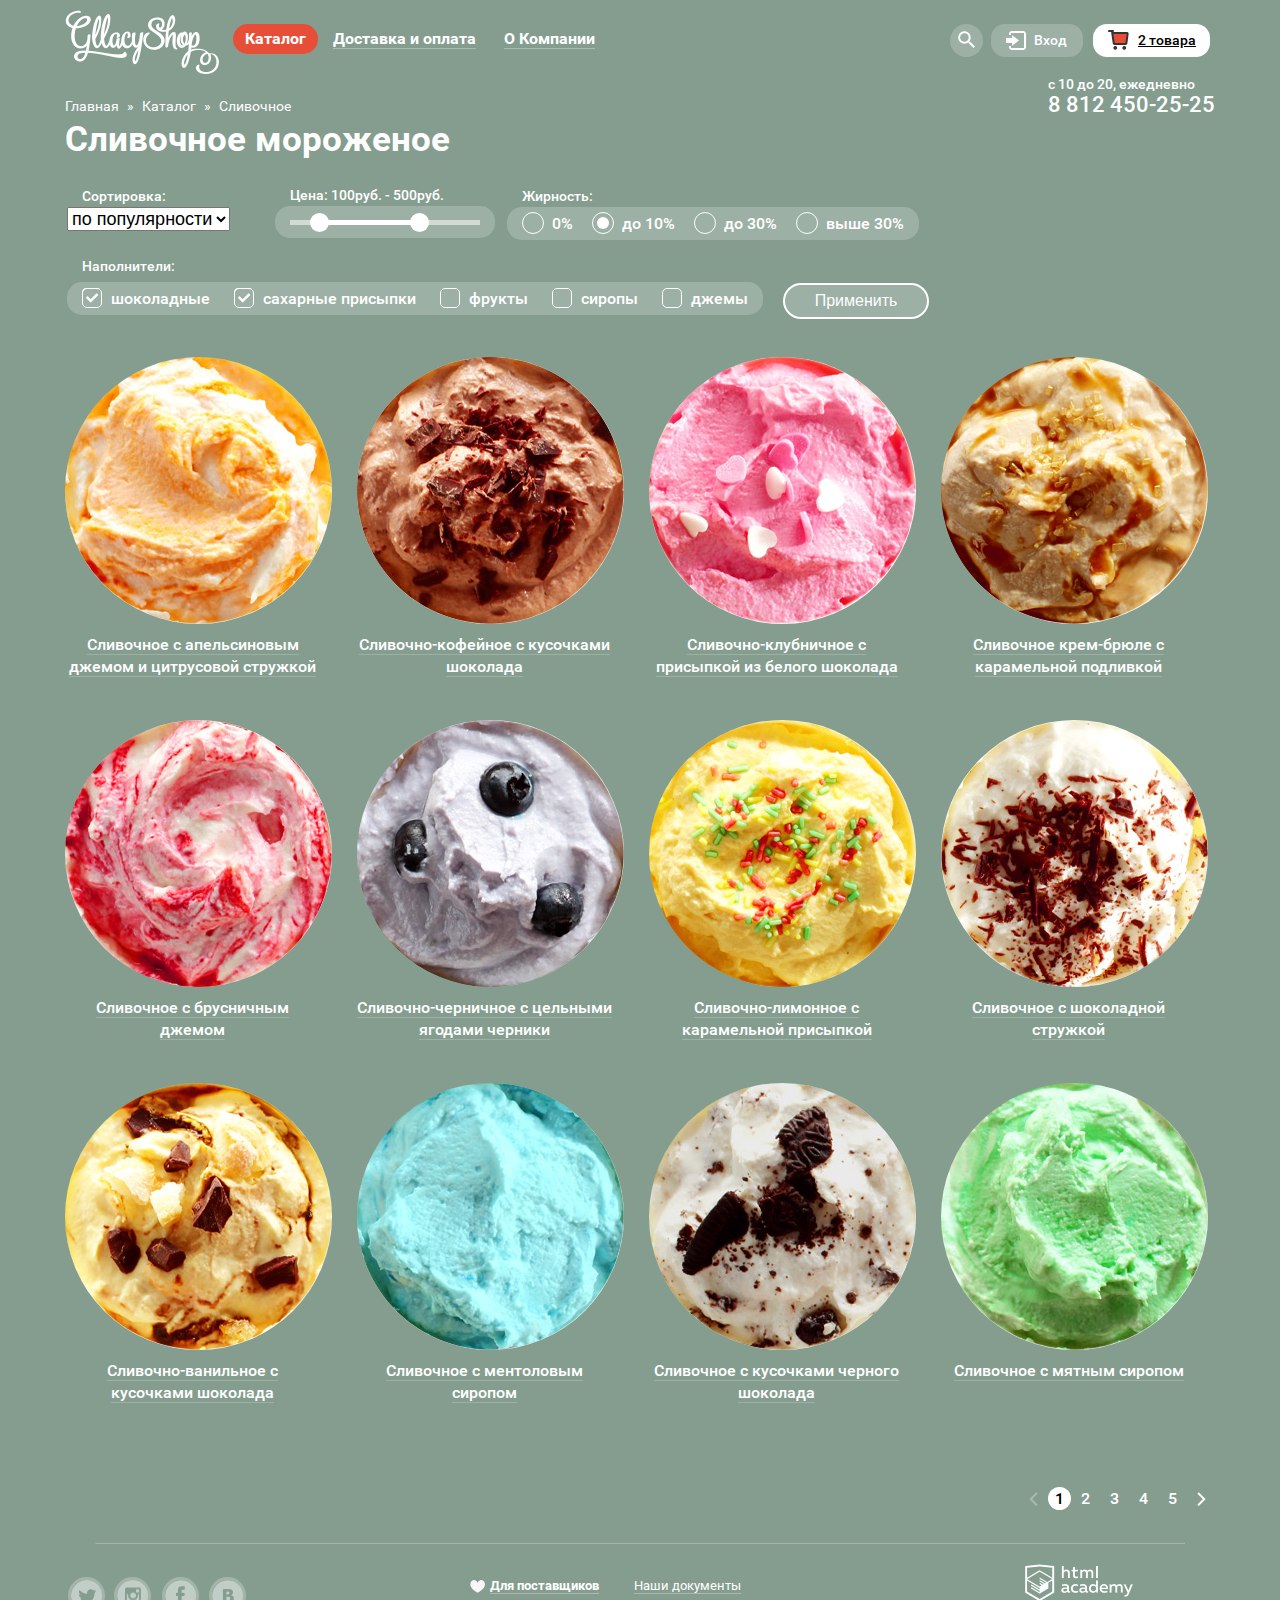
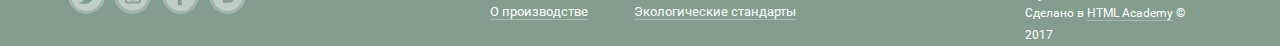
<file: catalog.html>
<!DOCTYPE html>
<html lang="ru">

<head>
  <meta charset="utf-8">
  <title> Сливочное мороженое </title>
  <link href="css/normalize.css" rel="stylesheet">
  <link href="css/style.css" rel="stylesheet">
</head>

<body>
  <header class="catalog-header">

    <div class="main-header-layout container">

      <div class="index-logo">
        <a href="index.html">
          <img src="img/index_logo_menu.png" width="154" height="64" alt="глэйси">
        </a>
      </div>

      <nav class="main-navigation ctlg-mn-nav">
        <ul>
          <li class="active-header ctlg-btn">
            <a class="active">Каталог</a>
            <div class="index-list-wrapper"> 
              <ul class="index-list">
                <li class="title-li">
                  <a class="title-list">Новинки</a>
                </li>


                <li>
                  <a class="current">Сливочное</a>
                </li>

                <li>
                  <a href="#">Щербеты</a>
                </li>

                <li>
                  <a href="#">Фруктовый лед</a>
                </li>

                <li>
                  <a href="#">Мелорин</a>
                </li>


              </ul>
            </div>            
          </li>
          <li>
            <a class="link-main-nav" href="#">Доставка и оплата</a>
          </li>
          <li>
            <a class="link-main-nav" href="#">О Компании</a>
          </li>
        </ul>
      </nav>

      <div class="user-block">
       <div class="hover-search">
          <a class="btn-search" href="#">Поиск</a>
          <div class="searchform-wrapper">
            <div class="searchform">
              <form>
                <input type="search" name="search" placeholder="Что Ищем?">
              </form>
            </div>
          </div>
       </div>
       <div class="hover-login">
            <a class="btn-login" href="#">Вход</a>
            <div class="login-wrapper">

              <form class="login-form">
                <input class="emaillogin" type="email" name="email" placeholder="Электронная почта">
                <input class="password" type="password" name="password" placeholder="Пароль">
                <input class="submitlogin" type="submit" name="submit" value="Войти">

                <div class="linkslogin">
                  <a class="linklogin" href="#">Забыли пароль?</a>
                  <a class="linklogin" href="#">Новая регистрация</a>
                </div>

              </form>
            </div>

      </div>
      <div class="hover-basket">  
        <a class="btn-basket-full" href="#">2 товара</a>
          <div class="basket-full-wrapper">
            <div class="basketform-block">

              <div class="items-form">
                <div class="row-1">
                  <button class="btn-remove btn-1" type="button" title="Убрать">Убрать</button>
                  <img class="img-bsktform" src="img/catalog_item1.jpg" width="30" height="30" alt="Ваш выбор">
                  <span class="name-item name-item-1">Пломбир с апельсиновым джемом</span>
                  <span class="wt">1,5 кг x</span>
                  <span class="price-forwt">200 руб.</span>
                  <span class="price-foritem">300 руб.</span>
                </div>
                <div class="row-2">
                  <button class="btn-remove btn-2" type="button" title="Убрать">Убрать</button>
                  <img class="img-bsktform" src="img/catalog_item3.jpg" width="30" height="30" alt="Ваш выбор">

                  <span class="name-item name-item-2">Клубничный пломбир с присыпкой из белого шоколада</span>
                  <span class="wt">1,5 кг x</span>
                  <span class="price-forwt">300 руб.</span>
                  <span class="price-foritem">450 руб.</span>
                </div>
              </div>


              <div class="intotal">
                <span class="intotal-price">Итого: 750 руб.</span>
                <input class="btn-formbasket" type="submit" name="submit" value="Оформить заказ">
              </div>

            </div>
          </div>
        </div>
        <div class="shedule">
          <p>с 10 до 20, ежедневно</p>
          <span>8 812 450-25-25</span>
        </div>
      </div>
      <nav class="catalog-breadcrumbs">
          <ul>
            <li>
              <a href="#">Главная</a>
            </li>
            <li>
              »
            </li>
            <li>
              <a href="#">Каталог</a>
            </li>
            <li>
              »
            </li>
            <li>
              <a href="#">Сливочное</a>
            </li>
          </ul>
      </nav>              

      

    </div>

  </header>




  <main>

    <div class="clearfix container">


      <section class="filters-block">
               
        
             

        <h1 class="title-catalog">Сливочное мороженое</h1>
        <form class="filter-forms">

          <fieldset class="field-sort">
            <div class="sorting-form">
              <label class="name-filter" for="sorting">Сортировка:</label>
              <select class="sorting" name="sorting" id="sorting">
                  <option class="values-form" value="popularity">по популярности</option>
                  <option class="values-form" value="rating">по рейтингу</option>
                </select>
            </div>
          </fieldset>

          <fieldset class="field-price">
            <div class="price-form">
              <div class="name-filter">Цена: 100руб. - 500руб.</div>
              <div class="background-price">
                  <div class="scale"><div class="bar" style="margin-left: 30px;width: 95px;">
                    
                  </div></div>
                  <div class="toggle min-toggle"></div>
                  <div class="toggle max-toggle"></div>
              </div>

            </div>
          </fieldset>

          <fieldset class="field-fatness">
            <div class="fatness-form">
              <label class="name-filter" for="fat1">Жирность:</label>
              <div class="background-fatness">
                <input class="fat" type="radio" id="fat1" name="fatness" value="0">
                <label class="values-form" for="fat1"> 0% </label>
                <input class="fat" type="radio" id="fat2" name="fatness" value="10" checked>
                <label class="values-form" for="fat2">до 10%</label>
                <input class="fat" type="radio" id="fat3" name="fatness" value="30">
                <label class="values-form" for="fat3"> до 30%</label>
                <input class="fat" type="radio" id="fat4" name="fatness" value="over30">
                <label class="values-form" for="fat4"> выше 30%</label>
              </div>
            </div>
          </fieldset>

          <fieldset class="field-fillers">
            <div class="fillers-form">

              <label class="name-filter name-fillers" for="fill1"> Наполнители:</label>
              <div class="background-fillers">
                <input class="val" type="checkbox" id="fill1" checked>
                <label class="values-form" for="fill1"> шоколадные</label>
                <input class="val" type="checkbox" id="fill2" checked>
                <label class="values-form" for="fill2"> Сахарные присыпки</label>
                <input class="val" type="checkbox" id="fill3">
                <label class="values-form" for="fill3"> Фрукты</label>
                <input class="val" type="checkbox" id="fill4">
                <label class="values-form" for="fill4"> Сиропы</label>
                <input class="val" type="checkbox" id="fill5">
                <label class="values-form" for="fill5"> Джемы</label>
              </div>
            </div>
          </fieldset>

          <input class="btn-apply" type="submit" value="Применить">

        </form>

      </section>





      <ul class="items-catalog">

        <li class="item-catalog index-item">

            <div class="img-item-catalog img-item">

              <a href="#">
                <img class="photo-img" src="img/catalog_item1.jpg" width="267" height="267" alt="image-item">
              </a>

              <span>310₽/кг</span>
            </div>
            


            <div class="item-description item-description-catalog">
              <a href="#"> Сливочное с апельсиновым джемом и цитрусовой стружкой </a>
            </div>
            <a class="btn-fast-view" href="">Быстрый просмотр</a>



        </li>









        <li class="item-catalog index-item">
          <div class="img-item-catalog img-item">
            <a href="#">
              <img class="photo-img" src="img/catalog_item2.jpg" width="267" height="267" alt="image-item">
            </a>
            <span>380₽/кг</span>
          </div>





          <div class="item-description item-description-catalog">
            <a href="#"> Сливочно-кофейное с кусочками шоколада </a>
          </div>
          <a class="btn-fast-view" href="">Быстрый просмотр</a>

        </li>

        <li class="item-catalog index-item">
          <div class="img-item-catalog img-item">
            <a href="#">
              <img class="photo-img" src="img/catalog_item3.jpg" width="267" height="267" alt="image-item">
            </a>
            <span>355₽/кг</span>


          </div>

          


          <div class="item-description item-description-catalog">
            <a href="#"> Сливочно-клубничное с присыпкой из белого шоколада </a>
          </div>
          <a class="btn-fast-view" href="">Быстрый просмотр</a>

        </li>

        <li class="item-catalog index-item">
          <div class="img-item-catalog img-item">
            <a href="#">
              <img class="photo-img" src="img/catalog_item4.jpg" width="267" height="267" alt="image-item">
            </a>
            <span>415₽/кг</span>


          </div>

         

          <div class="item-description item-description-catalog">
            <a href="#"> Сливочное крем-брюле с карамельной подливкой </a>
          </div>
          <a class="btn-fast-view" href="">Быстрый просмотр</a>

        </li>

        <li class="item-catalog index-item">
          <div class="img-item-catalog img-item">
            <a href="#">
              <img class="photo-img" src="img/catalog_item5.jpg" width="267" height="267" alt="image-item">
            </a>
            <span>325₽/кг</span>

          </div>
        

          <div class="price-item">

          </div>
          <div class="item-description item-description-catalog">
            <a href="#"> Сливочное с брусничным джемом </a>
          </div>
          <a class="btn-fast-view" href="">Быстрый просмотр</a>

        </li>

        <li class="item-catalog index-item">
          <div class="img-item-catalog img-item">
            <a href="#">
              <img class="photo-img" src="img/catalog_item6.jpg" width="267" height="267" alt="image-item">
            </a>
            <span>410₽/кг</span>
          </div>
          


          <div class="item-description item-description-catalog">
            <a href="#"> Сливочно-черничное с цельными ягодами черники  </a>
          </div>
          <a class="btn-fast-view" href="">Быстрый просмотр</a>

        </li>

        <li class="item-catalog index-item">
          <div class="img-item-catalog img-item">
            <a href="#">
              <img class="photo-img" src="img/catalog_item7.jpg" width="267" height="267" alt="image-item">
            </a>
            <span>375₽/кг</span>

          </div>

        

          <div class="item-description item-description-catalog">
            <a href="#"> Сливочно-лимонное с карамельной присыпкой  </a>
          </div>
          <a class="btn-fast-view" href="">Быстрый просмотр</a>

        </li>

        <li class="item-catalog index-item">
          <div class="img-item-catalog img-item">
            <a href="#">
              <img class="photo-img" src="img/catalog_item8.jpg" width="267" height="267" alt="image-item">
            </a>
            <span>320₽/кг</span>

          </div>

          


          <div class="item-description item-description-catalog">
            <a href="#"> Сливочное с шоколадной стружкой </a>
          </div>
          <a class="btn-fast-view" href="">Быстрый просмотр</a>

        </li>

        <li class="item-catalog index-item">
          <div class="img-item-catalog img-item">
            <a href="#">
              <img class="photo-img" src="img/catalog_item9.jpg" width="267" height="267" alt="image-item">
            </a>
            <span>440₽/кг</span>

          </div>

         


          <div class="item-description item-description-catalog">
            <a href="#"> Сливочно-ванильное с кусочками шоколада </a>
          </div>
          <a class="btn-fast-view" href="">Быстрый просмотр</a>

        </li>

        <li class="item-catalog index-item">
          <div class="img-item-catalog img-item">
            <a href="#">
              <img class="photo-img" src="img/catalog_item10.jpg" width="267" height="267" alt="image-item">
            </a>
            <span>435₽/кг</span>

          </div>

          



          <div class="item-description item-description-catalog">
            <a href="#"> Сливочноe с ментоловым сиропом </a>
          </div>
          <a class="btn-fast-view" href="">Быстрый просмотр</a>

        </li>

        <li class="item-catalog index-item">
          <div class="img-item-catalog img-item">
            <a href="#">
              <img class="photo-img" src="img/catalog_item11.jpg" width="267" height="267" alt="image-item">
            </a>
            <span>355₽/кг</span>

          </div>

          


          <div class="item-description item-description-catalog">
            <a href="#"> Сливочное с кусочками черного шоколада </a>
          </div>
          <a class="btn-fast-view" href="">Быстрый просмотр</a>

        </li>

        <li class="item-catalog index-item">
          <div class="img-item-catalog img-item">
            <a href="#">
              <img class="photo-img" src="img/catalog_item12.jpg" width="267" height="267" alt="image-item">
            </a>
            <span>420₽/кг</span>

          </div>

         


          <div class="item-description item-description-catalog">
            <a href="#"> Сливочное с мятным сиропом </a>
          </div>
          <a class="btn-fast-view" href="">Быстрый просмотр</a>

        </li>
        

        


      </ul>
      
      <ul class="paginator">
        <li>
          <div class="previous"><a>влево</a></div>
        </li>
        <li class="active">
          1
        </li>
        <li class="pagebtn">
          <a href="#">2</a>
        </li>
        <li class="pagebtn">
          <a href="#">3</a>
        </li>
        <li class="pagebtn">
          <a href="#">4</a>
        </li>
        <li class="pagebtn">
          <a href="#">5</a>
        </li>
        <li>
          <div class="next"><a href="#">вправо</a></div>
        </li>
      </ul>
             




    </div>

  </main>
  <hr class="dividing-line">
  <footer>
      
      <div class="content-wrapper">
        <div class="container footer-layout">

          <section class="footer-social">
            <ul>
              <li>
                <a class="social-btn twt-btn" href="#">Twitter</a>
              </li>
              <li>
                <a class="social-btn inst-btn" href="#">Instagramm</a>
              </li>
              <li>
                <a class="social-btn fb-btn" href="#">Facebook</a>
              </li>
              <li>
                <a class="social-btn vk-btn" href="#">VK</a>
              </li>
            </ul>
          </section>

          <section class="footer-menu">
            <ul>
              <li>
                <a href="https://vk.com/c00re"><strong>Для поставщиков</strong></a>
              </li>
              <li>
                <a href="#">Наши документы</a>

              </li>
              <li>
                <a href="#">О производстве</a>
              </li>
              <li>
                <a href="#">Экологические стандарты</a>
              </li>
            </ul>
          </section>

          <section class="footer-copyright">
              <img class="img-copyright" src="img/logo_footer.png" width="108" height="38" alt="copyright">
              <span>
                Сделано в <a class="academylink" href="#">HTML Academy</a> © 2017
              </span>
          </section>
        </div>
      </div>
    </footer>

</body>

</html>
</file>
<file: css/style.css>
@font-face {
  font-family: 'Roboto';
  src: local("Roboto-Regular"),
  url('../fonts/Roboto-Regular.ttf') format('truetype');
  font-style: normal;
  font-weight: 400;
}
  
@font-face {
  font-family: 'Roboto';
  src: local("Roboto-Italic"),
  url('../fonts/Roboto-Italic.ttf') format('truetype');
  font-style: italic;
  font-weight: 400;
}
@font-face {
  font-family: 'Roboto';
  src: local("Roboto-Bold"),
  url('../fonts/Roboto-Bold.ttf') format('truetype');
  font-style: normal;
  font-weight: 700;
}
@font-face {
  font-family: 'Roboto';
  src: local("Roboto-BoldItalic"),
  url('../fonts/Roboto-BoldItalic.ttf') format('truetype');
  font-style: italic;
  font-weight: 700;
}
@font-face {
  font-family: 'Roboto';
  src: local("Roboto-Black"),
  url('../fonts/Roboto-Black.ttf') format('truetype');
  font-style: normal;
  font-weight: 900;
}
@font-face {
  font-family: 'Roboto';
  src: local("Roboto-BlackItalic"),
  url('../fonts/Roboto-BlackItalic.ttf') format('truetype');
  font-style: italic;
  font-weight: 900;
}
@font-face {
  font-family: 'Roboto';
  src: local("Roboto-Light"),
  url('../fonts/'Roboto-Light.ttf) format('truetype');
  font-style: normal;
  font-weight: 300;   
}
@font-face {
  font-family: 'Roboto';
  src: local("Roboto-LightItalic"), 
  url('../fonts/Roboto-LightItalic.ttf') format('truetype');
  font-style: italic;
  font-weight: 300;
}
@font-face {
  font-family: 'Roboto';
  src: local("Roboto-Medium"),
  url('../fonts/Roboto-Medium.ttf') format('truetype');
  font-style: normal;
  font-weight: 500;
}
@font-face {
  font-family: 'Roboto';
  src: local("Roboto-MediumItalic"),
  url('../fonts/Roboto-MediumItalic.ttf') format('truetype');
  font-style: italic;
  font-weight: 500;
}


body {
 font-family: 'Roboto', sans-serif;
 background-color: #849d8f;
 font-size: 18px;
 font-weight: 700;
 line-height: 22px;
 color: #fff;
 padding: 0;
 margin: 0;
}
a {
  color: #fff;
}

/* ============================================FONTS=========================*/
/** {
  outline: 2px dotted #f0f;
}*/

.main-navigation {
  font-size: 16px;
} 
.user-block,
.name-filter {
  font-size: 14px;
  font-weight: 500;
  
}
.shedule {
  font-size: 0;
}
.shedule p {
  font-size: 14px;
}
.shedule span {
  font-size: 22px;
  
}




.title-promo,
.title-catalog {
  font-size: 35px;
}
.item-description,
.values-form,
.btn-apply,
.paginator {
  font-size: 16px; 
  font-weight: 500;
}


.price-text {
  font-size: 45px;
}
.kg {
  font-size: 30px;
}
.title-features {
  font-size: 24px;
  line-height: 30px;
  font-weight: 500;
  color: #323232;
}
.post-feature {
  font-weight: 400;
  line-height: 21px;
  color: #323232;
  
}
.title-news {
  font-size: 16px;
  font-weight: 500;
  color: #323232;
}
.index-news p {
  font-size: 24px;
  line-height: 29px;
}
.index-news p > a{
  font-size: 24px;
  color: #323232;
}
.index-subscribe p {
  color: #5a5a5a;
  font-weight: 400;
}
.index-address  p,
.index-address p > .link-phone
 {
  color: #323232;
  font-size: 14px;
  font-weight: 400;
}
.index-address p > strong,
.index-address p > .link-phone {
  font-size: 18px;
}
.footer-menu {
  font-size: 13px;
  color: #fff;
  font-weight: 400;
}
.footer-copyright {
  font-size: 12px;
  color: #fff;
  font-weight: 400;
}
.catalog-breadcrumbs {
  font-size: 14px;
  font-weight: 400;
}

/* ===========================^^^^^========FONTS========================^^^=*/

.container {
  padding: 0 25px;
  margin: 0 auto;
  width: 1150px;

}



.index-logo {
  margin-top: 10px;
  width: 154px;
  height: 64px;
  margin-right: 14px;
}
.index-logo img {
  width: 154px;
  height: 64px;  
}
.main-header-layout {
  display: flex;
  justify-content: space-between;
  flex-wrap: wrap;
  width: 1150px;
}

.main-navigation .link-main-nav,
.footer-menu a,
.academylink {
  
  border-bottom: 1px solid rgba(255, 255, 255, 0.3);
  text-decoration: none;

  
}
.main-navigation {
  margin-top: 30px;
  margin-right: auto;
  margin-left: 11px;
  height: 35px;
}
.main-navigation ul {
  padding: 0;
  margin: 0;
  font-size: 0;
}
.main-navigation li {
  display: inline-block;
  margin-right: 28px;
  vertical-align: middle;
  font-size: 16px;
}
.ctlg-mn-nav {
  margin-left: 0px;
  margin-top: 24px;
}
.ctlg-mn-nav li {
  margin-right: 15px;
}
.ctlg-mn-nav li:nth-child(2) {
  margin-right: 28px;
}
.index-list {
  position: absolute;
  top: 5px;
  left: 18.5%;
  list-style: none;
  box-shadow: 6px 16px 13px 0px rgba(50, 50, 50, 0.52);
  width: 150px;
  display: flex;
  flex-direction: column;
  background-color: #fff;
  color: #000; 
  border-radius: 5px;
  

}
.index-list-wrapper {
  position: absolute;
  top: 57px;
  left: 260px;
  width: 80px;
  height: 15px;
  display: none;
}


.ctlg-btn:hover .index-list-wrapper {
  display: block;
  z-index: 2;
}
.index-list a:hover:not(.title-list) {
  background-color: rgba(208, 112, 88, 0.4);
  z-index: 0;

}
.index-list .current {
  display: block;
  color: #fff;
  background-color: #d07058;
}


.index-list a {
  color: #000;
  display: block;
  width: 120px;
  font-size: 14px;
  line-height: 16px;
  padding: 10px 20px;
  text-decoration: none;
}
.index-list li,
.index-list a {
  max-width: 110px;
}




.index-list a:not(.title-list) {
  font-weight: 400;
}
.title-list {
  
  position: relative;
}
  
  
  
.title-list::after {
  content: "";
  position: absolute;
  top: 100%;
  left: 7%;
  width: 120px;
  height: 5px;
  background-image: url("../img/icons/dividing_line_list.png");
  background-repeat: no-repeat;
   
} 

.active-header {
  display: block;
  width: 85px;
  height: 30px;
  line-height: 30px;
  vertical-align: top;
  background-color: #e74e37;
  text-align: center;
  color: #fff;
  font-size: 16px;
  margin-right: 25px;
  border-bottom: none;
  border-radius: 50px;
}
.active-header a {
  border-bottom: 0;
}
  



.index-catalog-btn {
  position: relative;
  z-index: 5;

 
}
.index-catalog-btn:hover::after {
  visibility: visible;
  z-index: 7;

}
.index-catalog-btn::after {
  content: "Каталог";
  position: absolute;
  top: -17%;
  left: -17%;
  width: 80px;
  height: 30px;
  line-height: 30px;
  font-size: 16px;
  color: #000;
  text-align: center;
  z-index: 1;
  background-color: #fff;
  border-radius: 14px;
  visibility: hidden;

}
.index-catalog-btn:active::after {
  box-shadow: 0px 2px 2px 0px rgba(0, 0, 0, 0.9) inset;
}
.hover-login {
  
  margin-left: 8px;
}

.login-wrapper {
  position: absolute;
  top: 30px;
  left: 50px;
  width: 100px;
  height: 20px;
  display: none;

}
.login-form {
  position: absolute;
  background-color: #fff;
  top: 33%;
  right: 46%;
  width: 247px;
  height: 200px;
  box-shadow: 6px 16px 13px 0px rgba(50, 50, 50, 0.52);
  border-radius: 5px;
}
.hover-login:hover .login-wrapper {
  display: block;
  z-index: 2;
}

  

  


.user-block .login-form a {
  color: #000;
  font-size: 13px;
  line-height: 24px;
  font-weight: 400;
  text-decoration: underline;
}
.emaillogin, .password {
  margin: 20px;
  padding: 10px 5px; 
  border: 1px solid #d3d3d2;
  outline: 0;
  width: 195px;
  border-radius: 5px;  
}
.password {
  margin-top: 0;
}
.submitlogin {
  border: 0;
  background-color: #ec583c;
  color: #fff;
  width: 80px;
  height: 40px;
  line-height: 40px;
  margin-left: 20px;
  border-radius: 15px; 
}
.linkslogin {
  display: flex;
  flex-wrap: wrap;
  width: 120px;
  position: absolute;
  top: 64%;
  left: 46%;
  
}



.linklogin  {
  display: block;
  width: 120px;
  
  
  
} 
  

.user-block {
  display: flex;
  flex-wrap: wrap;
  width: 265px;
  height: 115px;
  margin-top: 24px;
  position: relative;
  
}
.user-block a {
  margin-left: auto;
}
.btn-search {
  display: block;
  width: 33px;
  height: 33px;
  background-color: rgba(255, 255, 255, 0.2);
  border-radius: 50%;
  font-size: 0;
  background-image: url("../img/icons/spritesheet.png");
  background-position: -2px -426px;
  
 
}
.searchform-wrapper {
  position: absolute;
  top: 30px;
  left: -10px;
  width: 40px;
  height: 20px;
  display: none;
}
.searchform {
  position: absolute;
  top: 35%;
  right: 0%;
  background-color: #f8f7f4;
  padding: 20px 15px;
  border-radius: 5px;
  box-shadow: 6px 16px 13px 0px rgba(50, 50, 50, 0.52);
  
}

input[type="search"] {
  border-radius: 5px;
  outline: 0;
  border: 1px solid #d3d3d2;
  padding: 10px 5px;
  width: 300px;


}
.btn-search:hover {
  background-image: url("../img/icons/black_magni.png");
  background-repeat: no-repeat;
  background-position: 50% 50%;
  
  background-color: #fff;



  
}
.hover-search:hover .searchform-wrapper {
  display: block;
}
.btn-login {
  display: block;
  position: relative;
  width: 49px;
  height: 33px;
  padding-left: 43px;
  line-height: 33px;
  background-color: rgba(255, 255, 255, 0.2);
  border-radius: 14px;
  text-decoration: none;

}
.btn-login::before {
  content: "";
  width: 22px;
  height: 22px;
  position: absolute;
  top: 6px;
  left: 15px;
  background-image: url("../img/icons/spritesheet.png");
  background-repeat: no-repeat;
  background-position: -10px -393px;
}
.btn-login:hover {
  background-color: #fff;
  color: #000;
}
.btn-login:hover::before {
  background-image: url("../img/icons/black_login.png");
  background-repeat: no-repeat;
  background-position: 50% 50%;
}
  
 
.btn-basket {
  width: 72px;
  height: 33px;
  line-height: 33px;
  padding-left: 45px;
  background-color: rgba(255, 255, 255, 0.2);
  border-radius: 14px;
  position: relative; 
  text-decoration: none; 

}

.btn-basket::before {
  content: "";
  width: 22px;
  height: 22px;
  position: absolute;
  top: 6px;
  left: 15px;
  background-image: url("../img/icons/spritesheet.png");
  background-repeat: no-repeat;
  background-position: -10px -10px;

}
.btn-basket-full {
  display: inline-block;
  width: 72px;
  height: 33px;
  line-height: 33px;
  padding-left: 45px;
  background-color: #fff;
  color: #000;
  border-radius: 14px;
  position: relative;  

}
.basketform-block {
  position: absolute;
  top: 35%;
  right:0%;
  display: flex;
  flex-wrap: wrap;
  width: 500px;
  color: #000;
  background-color: #fff;
  padding: 20px;
  border-radius: 10px;
  z-index: 1;
  box-shadow: 6px 16px 13px 0px rgba(50, 50, 50, 0.52);
}
.basket-full-wrapper {
  position: absolute;
  top: 25%;
  left: 55%;
  width: 100px;
  height: 45px;
  display: none;
}
.hover-basket:hover .basket-full-wrapper {
  display: block;
  z-index: 3;
}
.hover-basket {
  margin-left: 10px;
}
.btn-basket-full::before {
  content: "";
  width: 22px;
  height: 22px;
  position: absolute;
  top: 6px;
  left: 15px;
  background-image: url("../img/icons/full_basket.png");
  background-repeat: no-repeat;
  

}
.shedule {
  margin-left: auto;
}
.shedule span {
  position: relative;
  top: -15px;
}




.btn-main:hover, .promo-left .btn-promo:hover, .promo-right .btn-promo:hover, .btn-subscribe:hover, 
.btn-feedback:hover {
  cursor: pointer;
  background:    -moz-linear-gradient(top, #f58669 0%, #ec6f5e 100%);
  background: -webkit-linear-gradient(top, #f58669 0%, #ec6f5e 100%);
  background:         linear-gradient(to bottom, #f58669 0%, #ec6f5e 100%);
  box-shadow: 0 2px 2px rgba(172, 16, 0, 1);
}
.btn-main:active, .promo-left .btn-promo:active, .promo-right .btn-promo:active, .btn-subscribe:active, 
.btn-feedback:active {
  cursor: pointer;
  background:    -moz-linear-gradient(top, #d84732 0%, #e1613e 100%);
  background: -webkit-linear-gradient(top, #d84732 0%, #e1613e 100%);
  background:         linear-gradient(to bottom, #d84732 0%, #e1613e 100%);
  box-shadow:  0 2px 2px rgba(172, 16, 0, 1) inset;
}


.link-main-nav:hover,
.footer-menu a:hover {
    border-bottom: 1px solid rgba(232, 77, 55, 0.3);
    color: #e84d37;

}
.method:hover {
    color: #e84d37;

}

.fat {
  display: none;

}
.fat + label {
  display: inline-block;
  cursor: pointer;
  position: relative;
  padding-left: 30px;
  padding-right: 15px;
  /*margin-right: 15px;*/
}
.fat + label:last-child {
  padding-right: 0px;
}
.fat + label::before {
  content: "";
  position: absolute;
  top: -1px;
  left: 0;

  display: inline-block;
  width: 20px;
  height: 20px;
  border-radius: 50%;
  border: 1px solid white;
}
.fat + label:hover::before {
  content: "";
  position: absolute;
  top: -2px;
  left: -1px;

  display: inline-block;
  width: 20px;
  height: 20px;
  border-radius: 50%;
  border: 2px solid white;  
}
.fat:checked + label::after {
  content: "";
  position: absolute;
  top: 4px;
  left: 5px;
  border-radius: 50%;
  display: inline-block;
  width: 12px;
  height: 12px;
  background-color: #fff;

}
.fat:checked + label:hover::after {
  content: "";
  position: absolute;
  top: 4px;
  left: 5px;
  border-radius: 50%;
  display: inline-block;
  width: 12px;
  height: 12px;
  background-color: #fff;  
}
.val {
  display: none;
}

.val + label {
  display: inline-block;
  cursor: pointer;
  position: relative;
  padding-left: 29px;
  padding-right: 20px;
}
.val + label:last-child {
  padding-right: 0;
}
.val + label::before {
  content: "";
  position: absolute;
  top: 0px;
  left: 0;
  display: inline-block;
  width: 18px;
  height: 18px;
  border: 1px solid #fff;
  border-radius: 5px;
}
.val + label:hover::before {
  content: "";
  position: absolute;
  top: 0px;
  left: -1px;
  display: inline-block;
  width: 18px;
  height: 18px;
  border: 2px solid #fff;
  border-radius: 5px;
}
.val:checked + label::after {
  content: "";
  position: absolute;
  top: 0px;
  left: 0;  
  background-image: url("../img/icons/checkbox.png");
  background-repeat: no-repeat;
  width: 17px;
  height: 15px;
}
.val:checked + label:hover::after {
  content: "";
  position: absolute;
  top: 1px;
  left: 0px;  
  background-image: url("../img/icons/checkbox.png");
  background-repeat: no-repeat;
  width: 17px;
  height: 15px;
}
.site-wrapper {
  transition: background-image 0.5s ease, background-color 0.5s ease;
  background-repeat: no-repeat;
  background-position: top center;
}

.site-wrapper::before,
.site-wrapper::after {
  content: "";

  visibility: hidden;
}

.site-wrapper::before {
  background-image: url("../img/ice_cream2.png");
}

.site-wrapper::after {
  background-image: url("../img/ice_cream3.png");
}
.content-wrapper {
  width: 1200px;
  margin: 0 auto;
  padding: 0 ;
  
}
.slide {
  display: none;
}
.slider {
  position: relative;
  padding-top: 260px;
  text-align: center;
  margin-bottom: 40px;
 
}
.slide-title {
  width: 700px;
  margin-top: 0;
  margin-right: auto;
  margin-left: auto;
  margin-bottom: 30px;
  font-weight: 800;
  font-size: 60px;
  line-height: 60.35px;
}
.btn-slide {
  display: inline-block;
  text-decoration: none;
  vertical-align: top;
  width: 270px;
  height: 60px;
  line-height: 60px;
  border-radius: 100px;
  text-shadow: 0 2px 5px rgba(160, 32, 11, 0.76);
  box-shadow: 0 2px 2px rgba(172, 16, 0, 0.64);
  font-size: 32px;
  font-weight: 600;
  background: #f26843;
  background:    -moz-linear-gradient(top, #f26843 0%, #e74a35 100%);
  background: -webkit-linear-gradient(top, #f26843 0%, #e74a35 100%);
  background:         linear-gradient(to bottom, #f26843 0%, #e74a35 100%);
}
.btn-slide:hover {
  cursor: pointer;
  background:    -moz-linear-gradient(top, #f58669 0%, #ec6f5e 100%);
  background: -webkit-linear-gradient(top, #f58669 0%, #ec6f5e 100%);
  background:         linear-gradient(to bottom, #f58669 0%, #ec6f5e 100%);
  box-shadow: 0 2px 2px rgba(172, 16, 0, 1);
}

.btn-slide:active {
  cursor: pointer;
  background:    -moz-linear-gradient(top, #d84732 0%, #e1613e 100%);
  background: -webkit-linear-gradient(top, #d84732 0%, #e1613e 100%);
  background:         linear-gradient(to bottom, #d84732 0%, #e1613e 100%);
  box-shadow:  0 2px 2px rgba(172, 16, 0, 1) inset;
}
body > input[type="radio"] {
  display: none;
}


.slider-controls {
  position: absolute;
  bottom: 21px;
  left: 25px;
  z-index: 20;
  font-size: 0;
}
.slider-controls label {
  display: inline-block;
  width: 17px;
  height: 17px;
  margin-right: 8px;
  vertical-align: top;
  cursor: pointer;
  border-radius: 50%;
  background-color: transparent;
  border: 2px solid #fff;
}
#btn1:checked ~ .site-wrapper #slide1,
#btn2:checked ~ .site-wrapper #slide2,
#btn3:checked ~ .site-wrapper #slide3 {
  display: block;
}
#btn1:checked ~ .site-wrapper {
  background-color: #849d8f;
  background-image: url("../img/ice_cream1.png");

}
#btn2:checked ~ .site-wrapper {
  background-color: #8996a6;
  background-image: url("../img/ice_cream2.png");
}
#btn3:checked ~ .site-wrapper {
  background-color: #9f8d86;
  background-image: url("../img/ice_cream3.png");
}
#btn1:checked ~ .site-wrapper label[for="btn1"],
#btn2:checked ~ .site-wrapper label[for="btn2"],
#btn3:checked ~ .site-wrapper label[for="btn3"] {
  background-color: #fff;
}
.promo {
  display: flex;
  justify-content: space-between;
  position: relative;
  margin-bottom: 44px;
  width: 1150px;
  
}


.img-item  img {
  border-radius: 50%;
  overflow: hidden;
}


  
  









.img-item,
.index-map
 {
  position: relative;
  
}
.promo-left,.promo-right {
  width: 560px;
  height: 229px;
}
.promo-left {
  background-image: url("../img/promo_bg1.jpg");
  border-radius: 14px;
  background-repeat: no-repeat;
}
.promo-right {
  background-image: url("../img/promo_bg2.jpg");
  border-radius: 14px;
  background-repeat: no-repeat;
}
.promo-left .title-promo,
.promo-right .title-promo {
 display: inline-block;
 margin-left: 20px;
 margin-top: 25px;
 
}
.promo-left p,
.promo-right p {
  margin-left: 20px;
  margin-top: 25px;
  
}

.promo .promo-right .btn-promo {
  width: 190px;
  margin-top: 22px;
  margin-left: 345px;
}

.promo .promo-left .btn-promo {
  width: 164px;
  margin-top: 22px;
  margin-left: 375px;
}
.promo-left .btn-promo,
.promo-right .btn-promo {
  
  display: inline-block;
  text-decoration: none;
  height: 45px;
  text-align: center;
  line-height: 45px;
  text-shadow: 0 2px 5px rgba(160, 32, 11, 0.76);
  box-shadow: 0 2px 2px rgba(172, 16, 0, 0.64);
  border-radius: 100px;
  background: #f26843;
  background:    -moz-linear-gradient(top, #f26843 0%, #e74a35 100%);
  background: -webkit-linear-gradient(top, #f26843 0%, #e74a35 100%);
  background:         linear-gradient(to bottom, #f26843 0%, #e74a35 100%);

}

.img-item {
  width: 267px;
  height: 267px;
}
.img-item .hit {
  position: absolute;
  top: 0;
  left: 0;
}
.price-text {
  position: absolute;
  
  bottom: 20px;

}
.item-description {
  width: 267px;
}



.index-items {
  
  display: flex;
  justify-content: space-between;
  
  margin-bottom: 34px;
}
.items-catalog {
  list-style: none;
  font-size: 0;
  padding: 0;
  width: 1150px;
  margin-bottom: 41px;
  
}
.items-catalog li {
  display: inline-block;
  margin-right: 25px;
  vertical-align: top;
  margin-bottom: 32px;
}
.items-catalog li:nth-child(4n) {
  margin-right: 0px;
}
.item-description {
  margin-top: 15px;
  text-align: center;
  vertical-align: top;

}
.item-description-catalog {
  margin-top: 10px;
  margin-bottom: 10px;
  width: 255px;
}
.item-description a {
  /*display: inline-block;*/
  text-decoration: none;
  border-bottom: 1px solid;
  border-bottom-color: rgba(255, 255, 255, 0.2);
}



.index-features {
  height: 306px;
  background-image: url("../img/wafer_bg.jpg");
  background-repeat: no-repeat;
  background-size: 100%;
  border-radius: 14px;
}
.title-features {
  padding-left: 24px;
  margin-top: 0;
  padding-top:  20px; 
  
}

.post-feature {
  width: 1150px;
  margin-top: 25px;
  font-size: 16px;
  display: flex;
  flex-wrap: wrap;
  
  
}

.post-feature li {
  padding-left: 35px;
  list-style: none;
  width: 480px;

  
  position: relative;
  margin-bottom: 25px;
}
.post-feature li:nth-child(2n) {
  margin-left: 60px;
}

.post-feature li:first-child::before {
  content: "";
  width: 49px;
  height: 49px;
  background: url("../img/icons/spritesheet.png") no-repeat -10px -120px;
  position: absolute;
  top: -10px;
  left: -22px;
}
  
.post-feature li:nth-child(2)::before {
  content: "";
  width: 49px;
  height: 49px;
  background: url("../img/icons/spritesheet.png") no-repeat -10px -50px;
  position: absolute;
  top: -10px;
  left: -22px;  
}
.post-feature li:nth-child(3)::before {
  content: "";
  width: 49px;
  height: 49px;
  background: url("../img/icons/spritesheet.png") no-repeat -10px -325px;
  position: absolute;
  top: -10px;
  left: -22px;  
}
.post-feature li:last-child::before {
  content: "";
  width: 49px;
  height: 49px;
  background: url("../img/icons/spritesheet.png") no-repeat -10px -470px;
  position: absolute;
  top: -10px;
  left: -22px;  
}
.index-features {
  margin-bottom: 40px;
}


.news-sub {
  display: flex;
  justify-content: space-between;
  margin-bottom: 60px;

}
.map-wrapper {
  margin-top: -20px;
  margin-left: auto;
  margin-right : auto;
  width: 1200px;
  height: 430px;
  margin-bottom: 20px;
}
.map-img {
  width: 1200px;
  height: 430px;
}
.index-map {
  height: 430px;

}


.index-news {
  width: 560px;
  height: 220px;
  background-image: url("../img/straw_bg.jpg");
  background-repeat: no-repeat;
  border-radius: 14px;
}
.index-subscribe {
  width: 560px;
  height: 220px;
  background-image: url("../img/bg_subscribe.jpg");
  background-repeat: no-repeat;
  border-radius: 14px;
}
.title-news {
  display: inline-block;
  margin-top: 20px;
  margin-left: 20px;
 
}
.index-news p {
  margin-top: 8px;
  width: 285px;
  margin-left: 20px;
  
}
.index-subscribe p {
  display: inline-block;
  margin-left: 23px;
  margin-top: 33px;
  line-height: 22px;
  font-size: 16px;
  width: 510px;
 
}
.index-subscribe form {
  width: 525px;
  margin-left: 23px;
  margin-top: 19px;
  
  
}
.index-address {
  position: absolute;
  right: 42px; 
  bottom: 63px; 
  width: 270px;
  height: 285px;
  padding: 10px 10px 10px 20px;
  background-color: #fff;
  border-radius: 10px;
}
.index-address p {
  display: flex;
  flex-direction: column;
  width: 250px;
}
.index-address span:first-of-type {
  width: 150px;
  line-height: 20px;
  margin-bottom: 10px;
}
.index-address strong {
  width: 225px;
  margin-bottom: 20px;
}
.btn-feedback {
  display: block;
  text-decoration: none;
  width: 250px;
  height: 45px;
  line-height: 45px;
  border-radius: 100px;
  text-shadow: 0 2px 5px rgba(160, 32, 11, 0.76);
  box-shadow: 0 2px 2px rgba(172, 16, 0, 0.64);
  background: #f26843;
  background:    -moz-linear-gradient(top, #f26843 0%, #e74a35 100%);
  background: -webkit-linear-gradient(top, #f26843 0%, #e74a35 100%);
  background:         linear-gradient(to bottom, #f26843 0%, #e74a35 100%);
  font-size: 18px;
  text-align: center;
  text-shadow: 0px 0px 9px #000;
  box-shadow: 0px 1px 1px 1px rgba(158, 67, 52, 1);
  border-radius: 20px;
  margin-top: 26px;
  
  
}
.inputemail {
  padding: 9px;
  width: 347px;
  height: 21px;
  outline: 0;
  border: 1px solid #d3d3d2;
  border-top-left-radius: 5px;
  border-top-right-radius: 5px;
  border-bottom-left-radius: 5px;
  border-bottom-right-radius: 5px;  
}
.btn-subscribe {
  width: 129px;
  height: 43px;
  margin-left: 10px;
  line-height: 43px;
  font-size: 18px;
  font-weight: 500;
  outline: none;
  border: 0;
  color: #fff;
  border-radius: 100px;
  text-align: center;
  text-shadow: 0 2px 5px rgba(160, 32, 11, 0.76);
  box-shadow: 0 2px 2px rgba(172, 16, 0, 0.64);
  background: #f26843;
  background:    -moz-linear-gradient(top, #f26843 0%, #e74a35 100%);
  background: -webkit-linear-gradient(top, #f26843 0%, #e74a35 100%);
  background:         linear-gradient(to bottom, #f26843 0%, #e74a35 100%);
              
  
}
.footer-layout {
  display: flex;
  flex-direction: row;
  flex-wrap: wrap;
  justify-content: space-between;
}
.footer-social {
  width: 210px;
  margin-right: 26px;
  margin-top: 10px;
}
.footer-social ul {
  padding-left: 0;
  font-size: 0;
}
.footer-social li {
  display: inline-block;
  width: 37px;
  height: 37px;
  
  position: relative;
  margin-right: 10px;
}  
.social-btn {
  display: block;
  position: absolute;
  top: 7%;
  left: 6%;
  border-radius: 50%;
  width: 31px;
  height: 31px;
  opacity: 0.5;
  border: 3px solid #c2cec7;
}
.social-btn:hover {
  opacity: 1;
}
.social-btn:active {
  box-shadow: 0px 5px 2px 0px rgba(0, 0, 0, 0.7) inset;
  opacity: 0.5;
}
  
    

.twt-btn {
  display: block;
  top: 6.5%;
  left: 6.8%;
  background: url("../img/icons/spritesheet.png") no-repeat -10px -539px;
  
  
} 
.inst-btn {
  display: block;
  top: 6.5%;
  left: 6.5% ;
  background: url("../img/icons/spritesheet.png") no-repeat -10px -273.5px;
}
.fb-btn {
  display: block;
  top: 7.5%;
  left: 7.5%;
  background: url("../img/icons/spritesheet.png") no-repeat -10px -188px;
}
.vk-btn {
  display: block;
  top: 8%;
  left: 8%;
  background: url("../img/icons/spritesheet.png") no-repeat -10px -591px;
}
.footer-menu {
  width: 420px;
  margin-top: 11px;
  margin-right: 7px;
}
.footer-menu ul {
  font-size: 0;
  width: 330px;
  position: relative;
  
}
.footer-menu li {
  display: inline-block;
  list-style: none;
  font-size: 13px;
  width: 165px;
  


  
}
.footer-menu li:first-child::before {
  content: "";
  width: 15px;
  height: 15px;
  background: url("../img/icons/spritesheet.png") no-repeat -10px -240px;
  position: absolute;
  top: 5px;
  left: 20px;

}

.footer-menu li:nth-child(odd) {
  width: 130px;
  margin-right: 14px;
}

.footer-copyright {
  display: flex;
  flex-direction: column;
  width: 190px;
  
}

.footer-copyright span {
}
  




/* =================================CATALOG===============================================================*/

.catalog-breadcrumbs {
  position: absolute;
  top: 81px;
  width: 400px;

  
}
.title-catalog {
  margin-top: 0;
  position: relative;
  top: -10px;
}
.clearfix {
  margin-bottom: 32px;
}

.catalog-breadcrumbs a {
  text-decoration: none;
}
.catalog-breadcrumbs ul {
  padding-left: 0;
}
.catalog-breadcrumbs li {
  padding-right: 5px;
  display: inline-block;
  list-style: none;
}
.filters-block {
  margin-bottom: 38px;
}
fieldset {
  border: 0;
  padding: 0;
}
.filter-forms {
  display: flex;
  flex-wrap: wrap;
  min-width: 900px;
}
.field-sort {
  width: 190px;
  height: 60px;
  margin-right: 16px;
  margin-bottom: 10px;
  
}

.field-price {
  width: 220px;
  height: 60px;
  margin-right: 10px;
}
.field-fatness {
  height: 60px;
}
.field-fillers {
  height: 60px;
}
.button-filters {
  width: 150px;
}
.btn-apply {
  width: 146px;
  height: 36px;
  line-height: 30px;
  margin-left: 18px;
  margin-top: 29px;
  cursor: pointer;
  background-color: rgba(255, 255, 255, 0.2);
  border: 2px solid white;
  color: #fff;
  display: block;
  border-radius: 20px;
  text-align: center;
  outline: 0;

}
.btn-apply:hover {
  width: 146px;
  height: 36px;
  line-height: 30px; 
  text-align: center;
  background-color: #fff;
  color: #000; 
  outline: 0;
}
.btn-apply:active {
  width: 150px;
  height: 36px;
  line-height: 30px; 
  text-align: center;
  background-color: #fff;
  color: #000; 
  box-shadow:  0 2px 2px rgba(0, 0, 0, 1) inset; 
  outline: 0; 
}
/*.sorting {
  background-color: rgba(255, 255, 255, 0.2);
  padding: 5px 10px;
  height: 33px;
  color: #fff;
  outline: 0;
  display: block;
  border-radius: 15px; 
  font-size: 16px;
  
}*/
.sorting:hover {
  background-color: #fff;
  color: #000;
}
.background-fatness {
  background-color: rgba(255, 255, 255, 0.2);
  padding: 5px 15px;
  color: #fff;
  display: block;
  border-radius: 15px;    
}
.background-fillers {
  background-color: rgba(255, 255, 255, 0.2);
  padding: 5px 15px;
  color: #fff;
  text-transform: lowercase;
  margin-top: 5px;
  

  display: block;
  border-radius: 15px;  
}
.background-price {
  background-color: rgba(255, 255, 255, 0.2);
  padding: 5px 15px;
  color: #fff;
  width: 190px;
  height: 22px;
  display: block;
  border-radius: 15px;
  position: relative;  
}
.scale {
  margin-top: 9px;
  height: 5px;
  background: #d1dad3;
}
.bar {
  height: 5px;
  background: #fff;

}
.toggle {
  position: absolute;
  top: 7px;
  width: 19px;
  height: 19px;
  border-radius: 50%;
  background: #fff;
  cursor: pointer;
}
.min-toggle {
  left: 35px;
}
.max-toggle {
  left: 135px;
}

.paginator {
  display: flex;
  width: 180px;
  margin-left: auto;
  margin-right: 6px;
  align-items: center;
  
}
.paginator a {
  text-decoration: none;
}
.paginator ul {
  padding: 0;
  font-size: 0;

}
.paginator li {
  display: inline-block;
  
 
}
.paginator li:first-child {
}
.paginator .active {
  border-radius: 50%;
  padding: 0px;
  margin-right: 10px;
  margin-left: 10px;
  text-align: center;
  width: 23px;
  height: 23px;
  line-height: 23px;
  background-color: #fff;
  color: black;
  
}
.pagebtn  {
  position: relative;
  margin-right: 20px;

}
/*.pagebtn a:hover {                               
  display: block;
  width: 23px;
  height: 23px;
  line-height: 23px;  
  border-radius: 50%;
  text-align: center;
  cursor: pointer;
  background-color: rgba(255, 255, 255, 0.3);
}*/    
      
.pagebtn:hover::before {
  content: "";
  position: absolute;
  top: -1px;
  left: -7px; 
  width: 24px;
  height: 24px;
  border-radius: 50%;
  cursor: pointer;
  background-color: rgba(255, 255, 255, 0.3);  
}
.previous {
  font-size: 0;
  background: url("../img/icons/arrow_left.png") no-repeat;
  width: 9px;
  height: 14px;
  opacity: 0.3;
  

}
  
.next {
  font-size: 0;
  background: url("../img/icons/arrow_right.png") no-repeat ;
  cursor: pointer;
  
  width: 9px;
  height: 14px;
  
}
.dividing-line {
  width: 85%;
  opacity: 0.3;
  margin-bottom: 20px;

}

.name-filter {
  padding-left: 15px;
  
}



.items-form {
  width: 100%;
  font-size: 13px;
  line-height: 16px;
  font-weight: 400;  
  border-bottom: 1px solid #cacac7;
}
.img-bsktform {

  margin-left: 10px;
}
.img-bsktform img {
  width: 30px;
  height: 30px;
}
.name-item-1 {
  margin-left: 10px;
}
.name-item-2 {
  margin-left: 10px;
  width: 220px;
}
.intotal {
  display: flex;
  flex-direction: column;
  width: 170px;
  margin-left: auto;
  margin-top: 15px;

}
.intotal-price {
  font-size: 18px;
  font-weight: 700;
  margin-left: auto;
  margin-bottom: 10px;
}
.row-1 {
  margin-bottom: 20px;
}
.name-item-1, .wt ,.price-forwt, .price-foritem{
  padding-top: 5px;
}
.row-2 {
  margin-bottom: 25px;

}
.row-1, .row-2 {
  display: flex;
  justify-content: space-between;
  align-self: baseline;
}
.wt {
  margin-left: auto;
}
.price-forwt {
  margin-right: auto;
  color: #999;
}
.name-total {

}


.btn-remove {
  
  width: 12px;
  height: 12px;
  background-color: transparent;
  border: 0;
  font-size: 0;
  cursor: pointer;
}
.btn-1 {
  position: absolute;
  top: 29px;
  left: 13px;
}
.btn-2 {
  position: absolute;
  top: 79px;
  left: 13px;
}
.btn-formbasket {
  font-size: 18px;
  font-weight: 700;
  line-height: 43px;
  cursor: pointer;
  border: 0;
  color: #fff;
  width: 175px;
  height: 43px;
  margin-left: auto;
  background-color: #f06341;
  border-radius: 27px;  
}

.btn-remove::before,
.btn-remove::after {
  position: absolute;
  top: 5px;
  left: 0px;
  content: "";
  width: 12px;
  height: 1px;
  background-color: #000;
}
.btn-remove::before {
  transform: rotate(45deg);
}
.btn-remove::after {
  transform: rotate(-45deg);
}

.item-catalog {
  position: relative;
}
.item-catalog:hover .btn-fast-view {
  display: block;
}
.item-catalog:hover .item-description a {
  display: inline-block;
    
  border-bottom: 0px;
}

.item-catalog:nth-child(n+1):hover::before {
  content: "";
  position: absolute;
  top: -5px;
  left: -12px;
  width: 290px;
  height: 410px;
  background-color: rgba(255, 255, 255, 0.2);
  border-radius: 10px;
  cursor: pointer;
  z-index: 7;

}
.item-catalog:nth-child(n+5):hover::before {
 
  z-index: 6;  
}
.item-catalog:nth-child(n+9):hover::before {
  
  z-index: 5;  
}
li:nth-child(n+1):nth-child(-n+4) .photo-img {
  z-index: 7;
}
li:nth-child(n+5) .photo-img {
  z-index: 6;
}
li:nth-child(n+9) .photo-img {
  z-index: 5;
}


.photo-img {
  position: relative;
}

/*.img-item-catalog:hover::before {
  content: "";
  position: absolute;
  top: -5%;
  left: -6%;
  width: 300px;
  height: 410px;
  background-color: rgba(255, 255, 255, 0.2);
  border-radius: 10px;
  cursor: pointer;
  z-index: 30;

}*/
.price-text {
  z-index: 90;
}

.btn-fast-view {
  position: absolute;
  display: none;
  top:  330px; 
  left: 35px;
  text-align: center;
  font-size: 18px;

  width: 200px;
  height: 43px;
  line-height: 43px;
  background-color: #e84d37;
  border-radius: 27px;
  z-index: 10;
  text-decoration: none;
}






/*==================modal-content============================================*/

.modal-content {
  position: absolute;
  display: none;
  top: 60%;
  left: 30%;
  color: #000;
  width: 450px;
  padding: 20px;
  background-color: #fff;
  border-radius: 10px;
  box-shadow: 6px 16px 13px 0px rgba(50, 50, 50, 0.52);

}
.form-fdbck {
  margin-top: 20px;
  display: flex;
  flex-direction: column;

}
.input-for-style-fdbck,
.review-modal {
  font-size: 16px;
  font-weight: 400;
  padding: 10px;
  border-radius: 5px;
  border: 1px solid #d3d3d2;
  margin-bottom: 20px;
}
.input-for-style-fdbck {
  width: 260px;
}
.review-modal {
  margin-bottom: 25px;
}

.title-modal {
  margin: 0;
  font-size: 24px;
  line-height: 28px;
  font-weight: 500;
}
.btn-modal-submit {
  width: 150px;
  height: 43px;
  line-height: 43px;
  margin-left: auto;
  cursor: pointer;
  border: 0;
  background-color: #e74e37;
  text-align: center;
  color: #fff;
  font-size: 18px;
  font-weight: 700;
  background-color: #e84d37;
  background-image: linear-gradient(to top, #e74a35 0%, #f26843 100%);
  box-shadow: 0 2px 2px rgba(172, 16, 0, 0.64);
  text-shadow: 0 2px 5px rgba(160, 32, 11, 0.76);
  outline: none;
  border-radius: 20px;
  text-decoration: none;
}
.btn-modal-submit:hover {
  background-color: white;
  background-image: linear-gradient(to top, #ec6e5d 0%, #f58669 100%);
  box-shadow: 0 2px 2px #ac1000;
}
.btn-modal-submit:active {
  background-color: white;
  background-image: linear-gradient(to top, #e1613e 0%, #d74531 100%);
  box-shadow: inset 0 2px 2px #942718;
}
.btn-modal-close {
  position: absolute;
  top: 20px;
  right: 20px;
  width: 20px;
  height: 20px;
  background-color: transparent;
  font-size: 0;
  border: 0;
  cursor: pointer;
  outline: none;
}
.btn-modal-close::before,
.btn-modal-close::after {
  content: "";
  position: absolute;
  top: 10px;
  left: 2px;
  width: 20px;
  height: 2px;
  background-color: #000;
  border-radius: 1px;
}
.btn-modal-close::before {
  transform: rotate(45deg);
}
.btn-modal-close::after {
  transform: rotate(-45deg);
}
.modal-content-show {
  display: block;
  position: fixed;
  animation: slideup 1.53s cubic-bezier(.17,.67,.24,1.06) forwards;

}
.modal-error {
  
  animation: shake 0.6s forwards;
}
@keyframes slideup {
  
  0% {
    transform: translateY(1200px);
  }
  50% {
    transform: translateY(-350px);
  }

  100% {
    transform: translateY(-300px);
  }
}
@keyframes shake {
  0%,100% {
    transform: translateY(-300px);
  }
  10%, 30%, 50%, 70%, 90% {
    transform: translate(-10px, -300px);
  }
  20%, 40%, 60%, 80% {
    transform: translate(10px, -300px);
   
}
</file>
